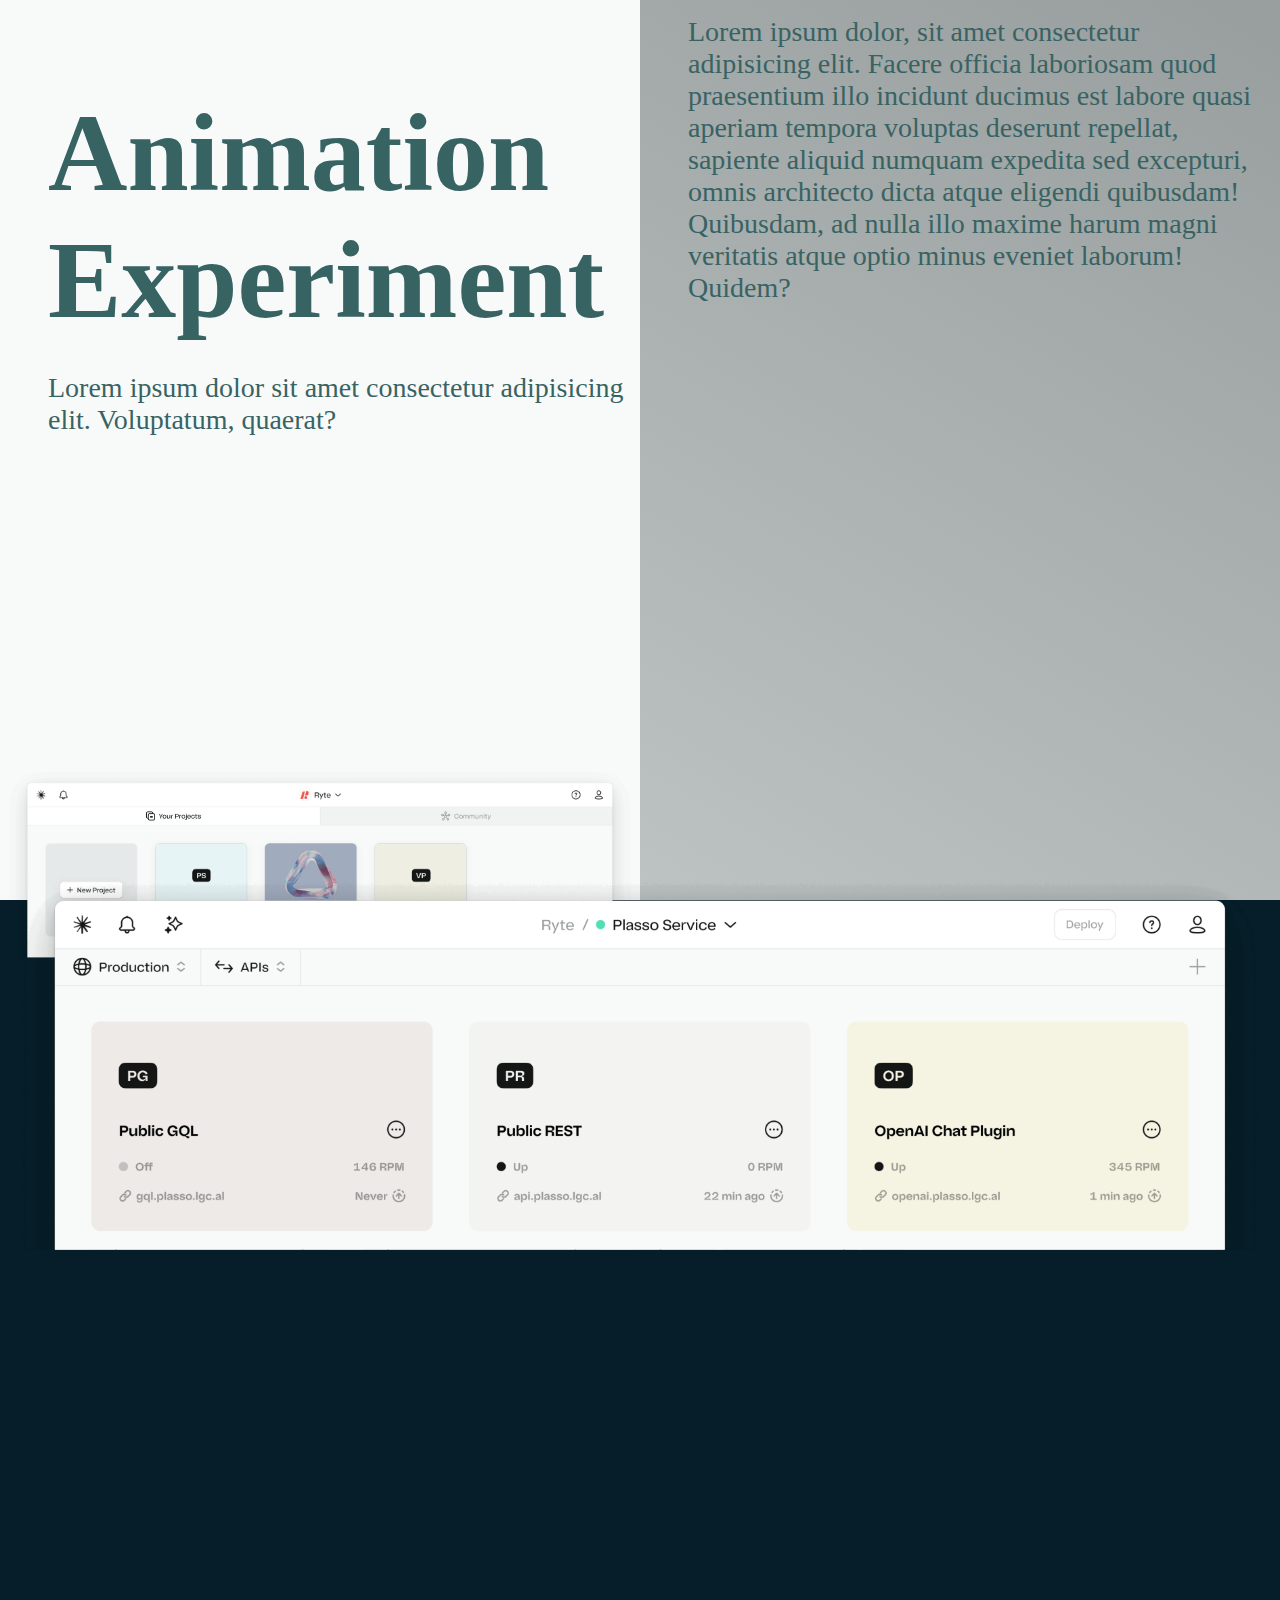
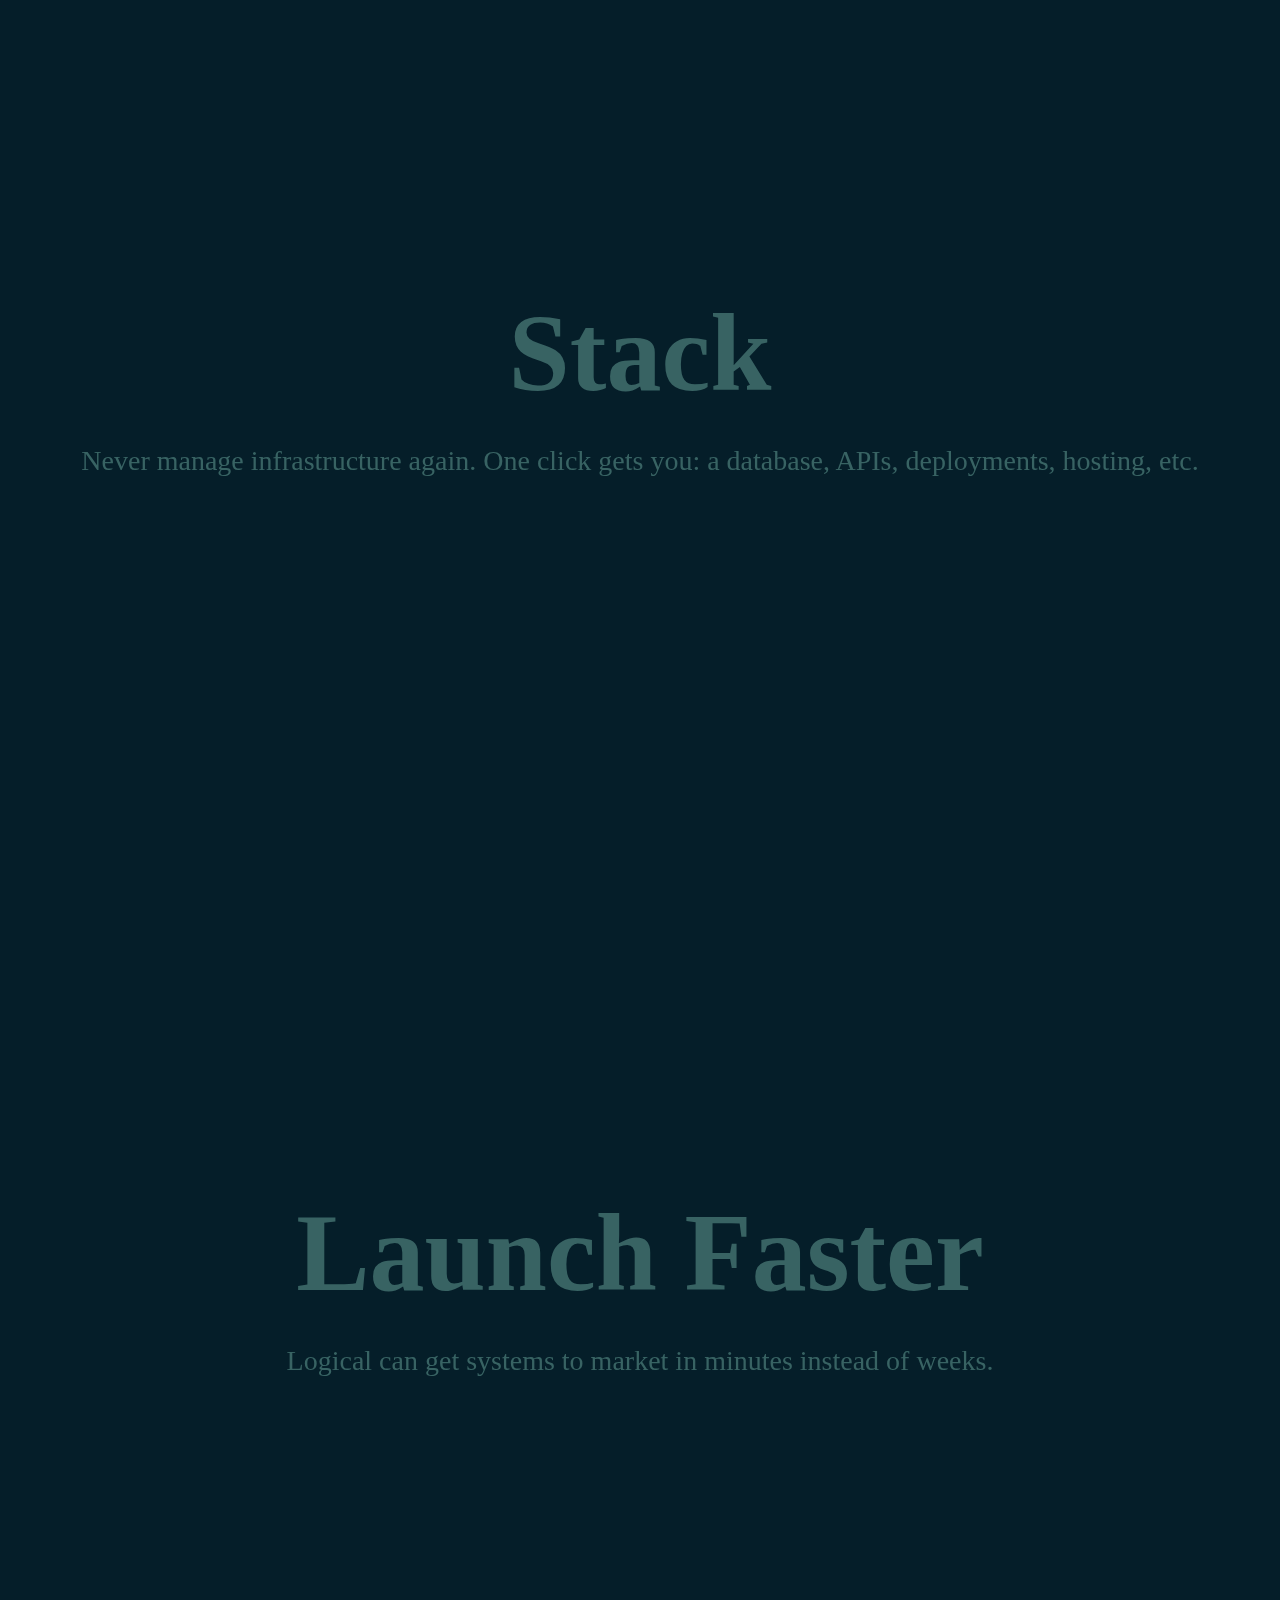
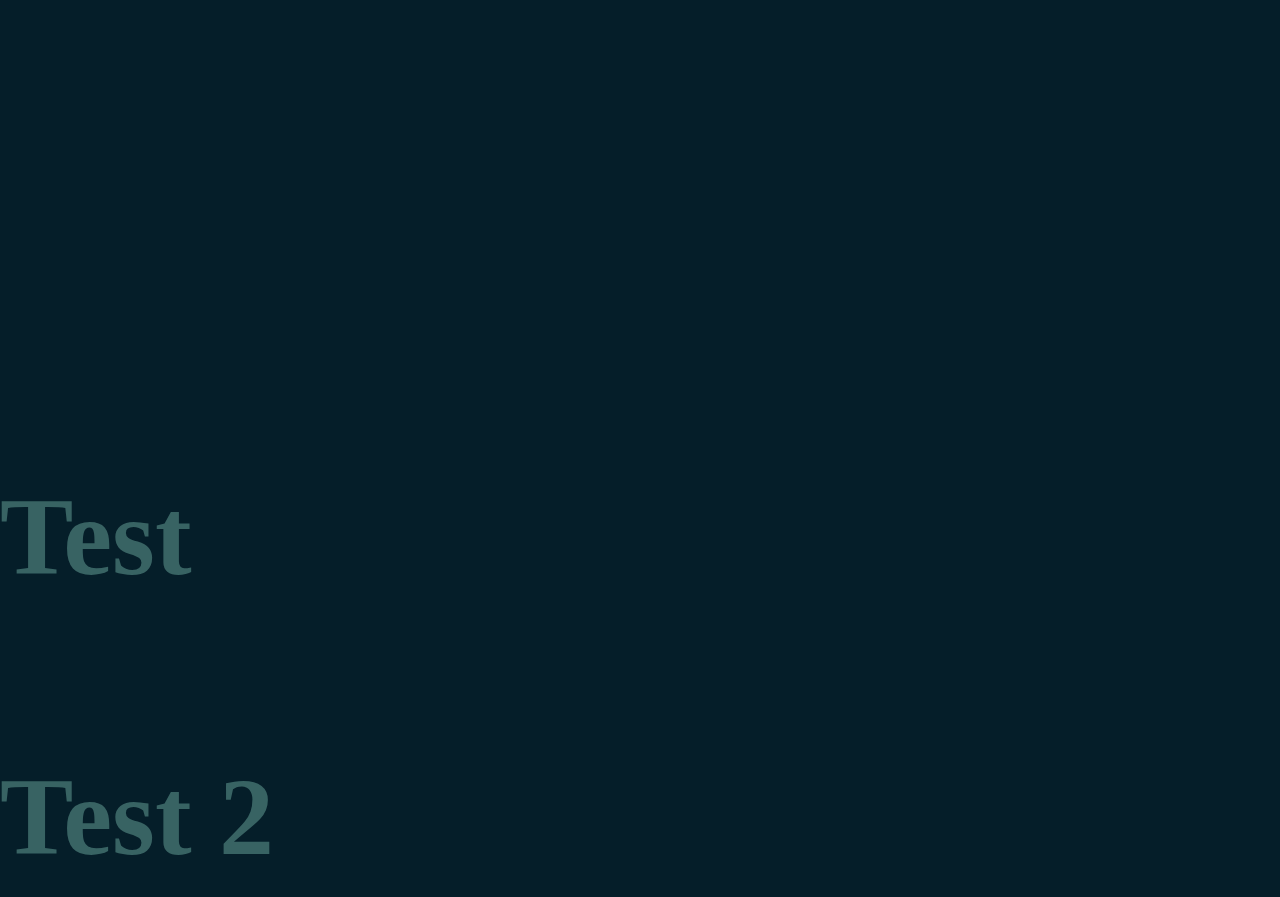
<file: index.html>
<!DOCTYPE html>
<html lang="en">

<head>
    <meta charset="UTF-8" />
    <meta http-equiv="X-UA-Compatible" content="IE=edge" />
    <meta name="viewport" content="width=device-width, initial-scale=1.0" />
    <title>Document</title>
    <link rel="stylesheet" href="style.css" />
    <script src="script.js" defer></script>
</head>

<body>
    <div class="imgs">
        <img src="/images/img-1.png" data-img id="img-1" class="top-section-img show" />
        <img src="/images/img-2.png" data-img id="img-2" />
        <img src="/images/img-3.png" data-img id="img-3" />
    </div>

    <section class="top-section full-screen-section">
        <div class="left">
            <h1>Animation Experiment</h1>
            <p>
                Lorem ipsum dolor sit amet consectetur adipisicing elit. Voluptatum, quaerat?
            </p>
        </div>
        <div class="right">
            Lorem ipsum dolor, sit amet consectetur adipisicing elit. Facere officia laboriosam quod praesentium illo
            incidunt ducimus est labore quasi aperiam tempora voluptas deserunt repellat, sapiente aliquid numquam
            expedita sed excepturi, omnis architecto dicta atque eligendi quibusdam! Quibusdam, ad nulla illo maxime
            harum magni veritatis atque optio minus eveniet laborum! Quidem?
        </div>
    </section>
    <section class="full-screen-section first-main-section">
        <h1>Completely Visual</h1>
        <p>Never touch the command line, from provision to production.</p>
        <div data-img-to-show="#img-1"></div>
    </section>

    <section class="full-screen-section">
        <h1>Stack</h1>
        <p>
            Never manage infrastructure again. One click gets you: a database, APIs,
            deployments, hosting, etc.
        </p>
        <div data-img-to-show="#img-2"></div>
    </section>

    <section class="full-screen-section">
        <h1>Launch Faster</h1>
        <p>Logical can get systems to market in minutes instead of weeks.</p>
        <div data-img-to-show="#img-3"></div>
    </section>

    <section>
        <h1>Test</h1>
    </section>
    <br />
    <br />
    <section>
        <h1>Test 2</h1>
    </section>


</body>

</html>
</file>
<file: style.css>
*,
*::before,
*::after {
    box-sizing: border-box;
}

body {
    margin: 0;
    color: #386363;
    background-color: #051e29;
    font-size: 28px;
}

h1 {
    font-size: 110px;
    margin-bottom: 1rem;
}

.full-screen-section {
    height: 100vh;
    text-align: center;
    padding: 1rem;
    position: relative;
}

.top-section .left,
.top-section .right {
    flex-basis: 0;
    flex-grow: 1;
    padding: 1rem;
    padding-left: 3rem;
}

.top-section {
    display: flex;
    text-align: start;
    padding: 0;
}

.top-section .left {
    background-color: rgb(248, 250, 249, var(--background-opacity));
}

.top-section .right {
    background: linear-gradient(210.65deg,
            rgb(152, 157, 157, var(--background-opacity)) 0%,
            rgb(189, 194, 194, var(--background-opacity)) 100%);
}

.imgs>.top-section-img {
    /* (oldVal - oldMin) * newRange / oldRange + newMin */
    --value: min(var(--scroll), 30) * 50 / 30;
    width: calc(50vw + 1vw * var(--value));
    transform: translateY(calc(50% - 1% * var(--value)));
}

@media (width <=1000px) {
    .top-section .right {
        display: none;
    }

    .top-section .left {
        text-align: center;
    }

    body {
        font-size: 24px;
    }

    h1 {
        font-size: 72px;
    }

    .imgs>.top-section-img {
        width: 100vw;
    }
}

:root {
    --scroll: 0;
}

.top-section {
    position: sticky;
    top: 0;
    /* (oldVal - oldMin) * newRange / oldRange + newMin */
    translate: 0 calc(-1% * (max(var(--scroll), 25) - 25) * 100 / 75);
    --background-opacity: calc(100% - 1% * min(var(--scroll), 30) * 100 / 30);
}

.first-main-section {
    padding-top: 10vh;
}

.imgs>* {
    position: fixed;
    width: 100vw;
    bottom: 40px;
    z-index: 10;
    translate: 0 100%;
    transition: translate 250ms ease-in-out;
}

.imgs>.show {
    translate: 0 0; /* ✅ เมื่อลูกของ .imgs มีคลาส .show → ให้ย้ายกลับมาอยู่ตำแหน่งปกติ (ไม่ขยับลง) */
}

[data-img-to-show] {
    position: absolute;  
    top: 20%;            /* ✅ วางไว้ห่างจากด้านบนของ container 10% */
}
</file>
